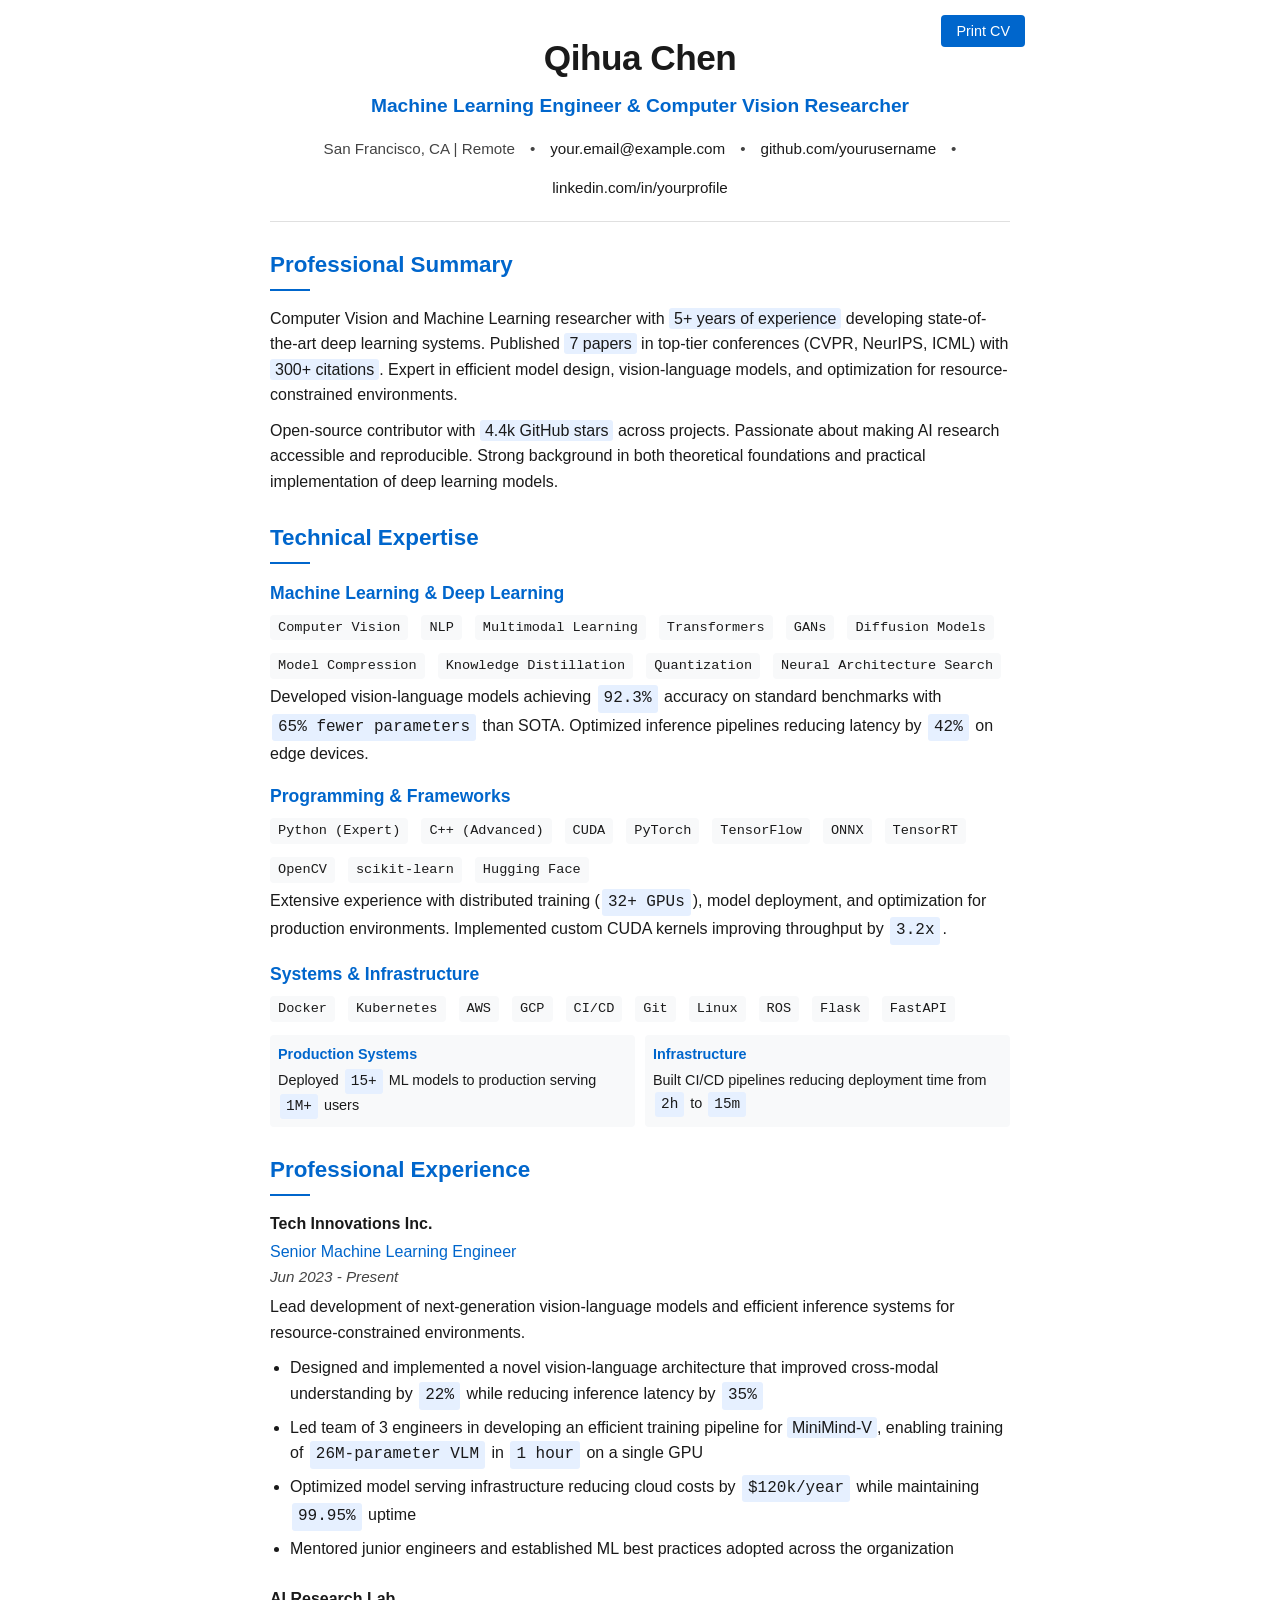
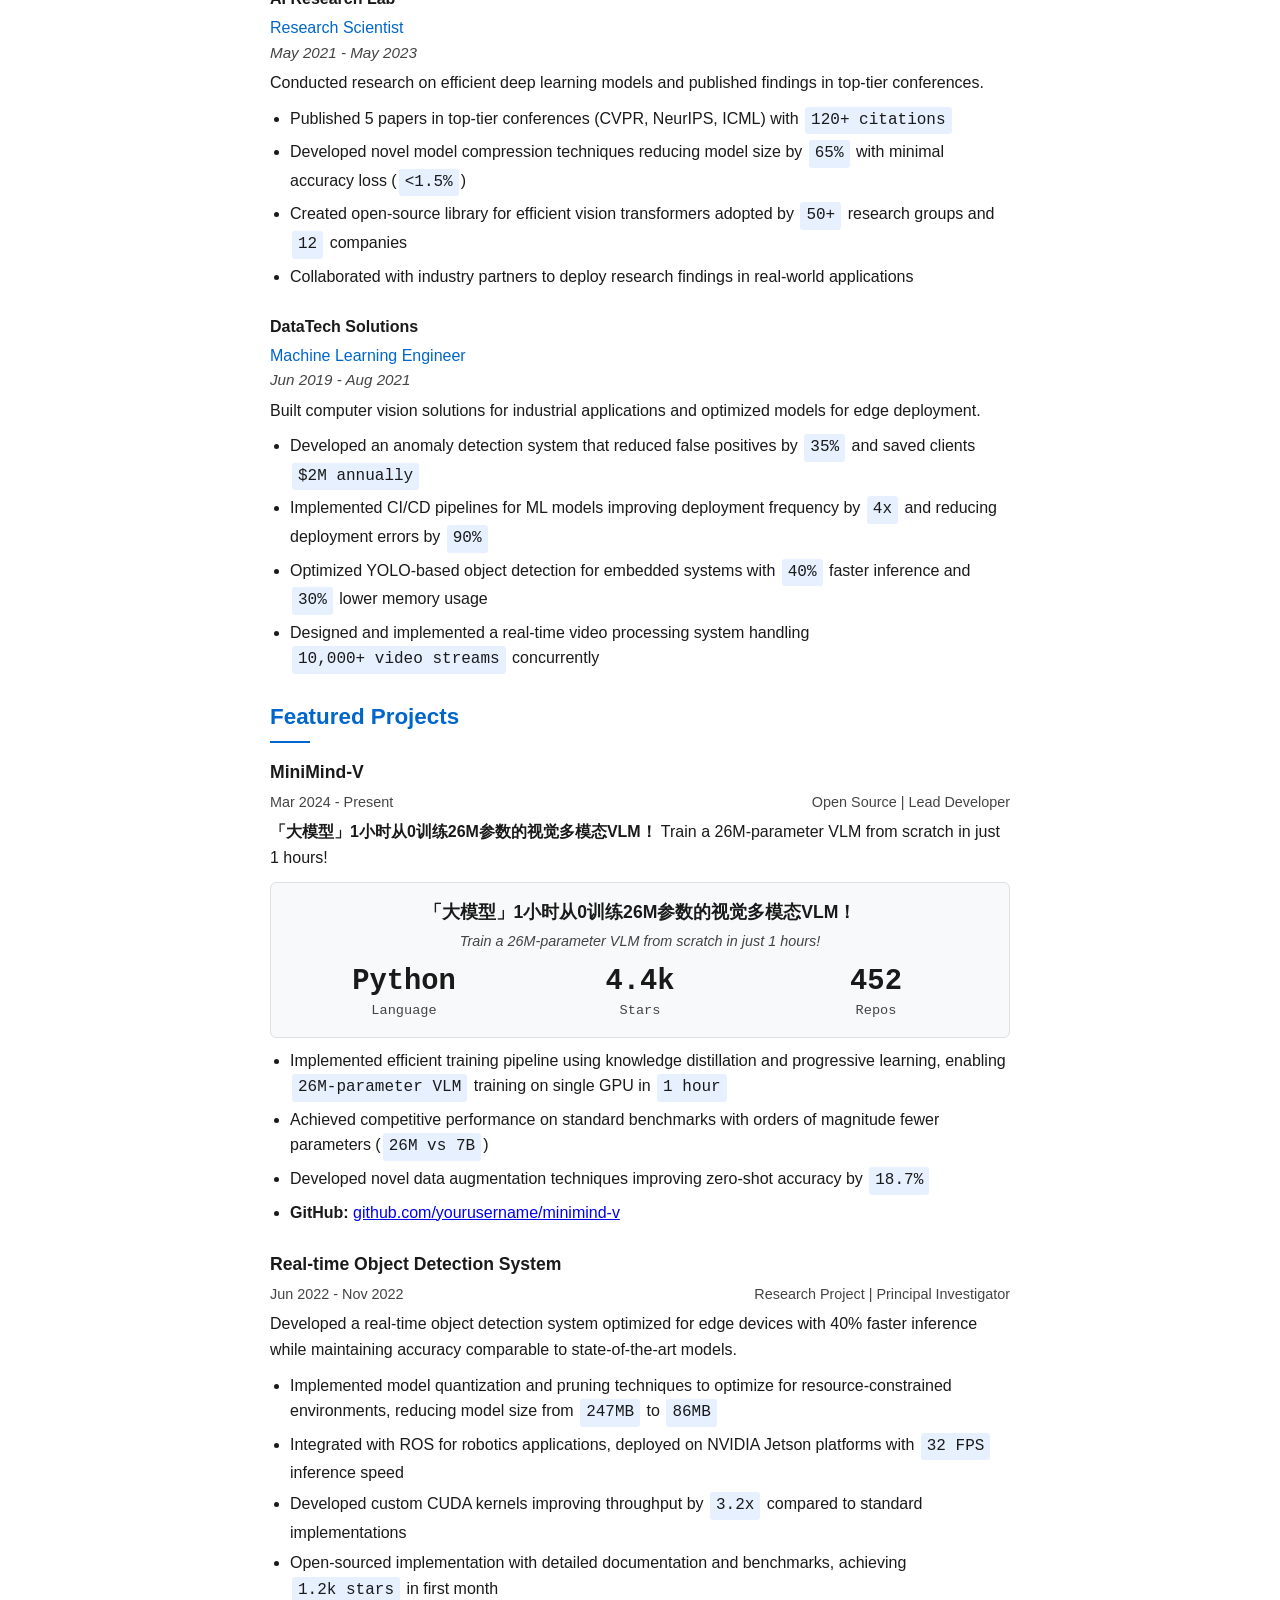
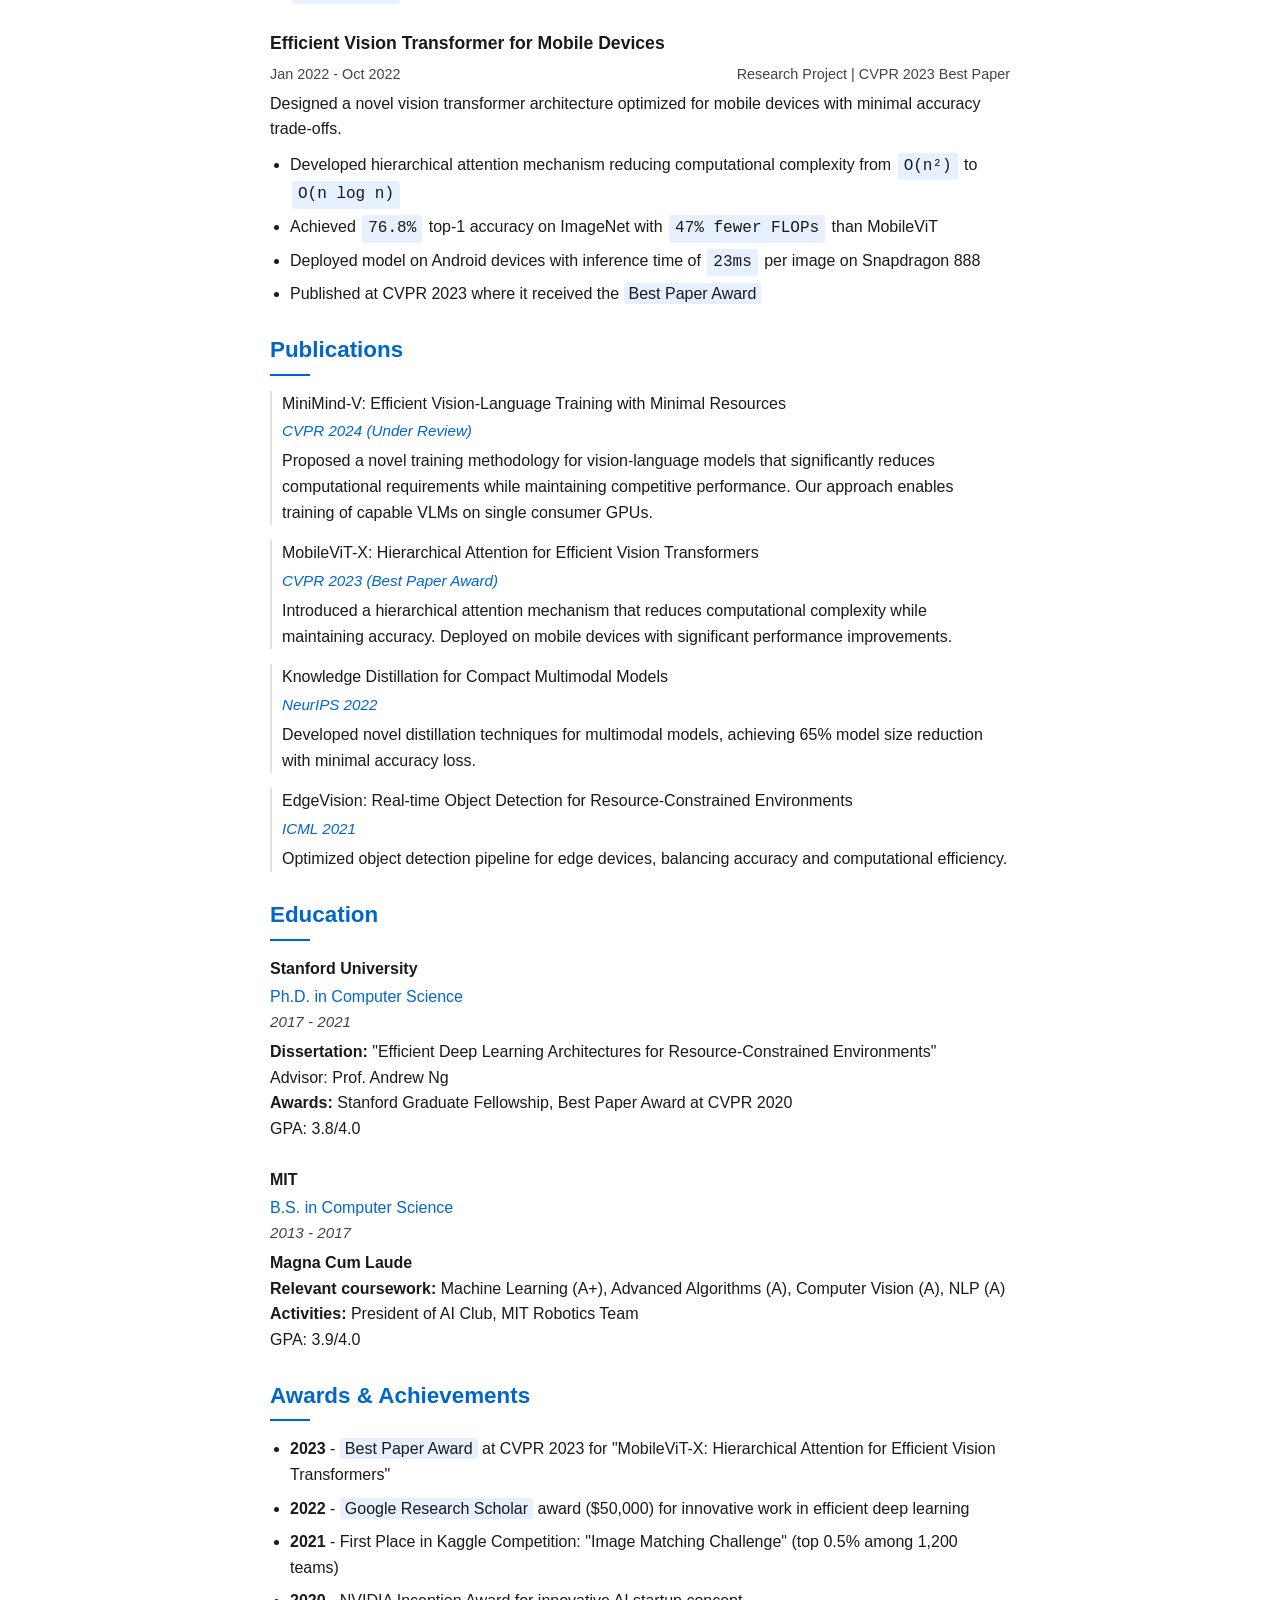
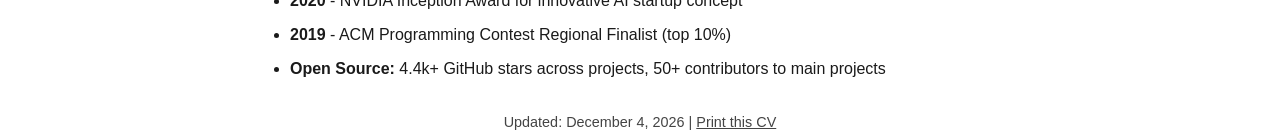
<file: CV/index.html>
<!DOCTYPE html>
<html lang="en">
<head>
    <meta charset="UTF-8">
    <meta name="viewport" content="width=device-width, initial-scale=1.0">
    <title>Your Full Name - Computer Science CV</title>
    <style>
        /* 
         * Enhanced Computer Science CV
         * HTML Implementation with comprehensive technical content
         * Features:
         * - Professional technical resume format
         * - Single accent color (blue) for professional look
         * - Code-inspired styling for technical elements
         * - Comprehensive computer science content structure
         * - Responsive design for all devices
         * - Print-friendly formatting
         */
        
        :root {
            --primary: #0066cc;
            --text: #1a1a1a;
            --text-light: #444444;
            --border: #e0e0e0;
            --bg: #ffffff;
            --code-bg: #f8f9fa;
            --highlight: #e6f0ff;
            --mono: "SF Mono", "Fira Code", "Consolas", "Monaco", monospace;
        }
        
        * {
            margin: 0;
            padding: 0;
            box-sizing: border-box;
        }
        
        body {
            font-family: -apple-system, BlinkMacSystemFont, "Segoe UI", Roboto, "Helvetica Neue", Arial, sans-serif;
            line-height: 1.6;
            color: var(--text);
            background: var(--bg);
            max-width: 800px;
            margin: 0 auto;
            padding: 30px;
            position: relative;
        }
        
        @media print {
            body {
                padding: 15px;
                font-size: 11pt;
            }
            
            .no-print {
                display: none;
            }
        }
        
        .header {
            text-align: center;
            margin-bottom: 25px;
            padding-bottom: 20px;
            border-bottom: 1px solid var(--border);
        }
        
        h1 {
            font-size: 2.2rem;
            margin-bottom: 5px;
            letter-spacing: -0.5px;
        }
        
        .title {
            color: var(--primary);
            font-weight: 600;
            margin-bottom: 15px;
            font-size: 1.2rem;
        }
        
        .contact {
            display: flex;
            justify-content: center;
            flex-wrap: wrap;
            gap: 15px;
            margin-top: 10px;
            font-size: 0.95rem;
            color: var(--text-light);
        }
        
        .contact a {
            color: var(--text);
            text-decoration: none;
            transition: color 0.2s;
        }
        
        .contact a:hover {
            color: var(--primary);
        }
        
        .section {
            margin-bottom: 25px;
        }
        
        h2 {
            position: relative;
            padding-bottom: 8px;
            margin-bottom: 15px;
            font-size: 1.4rem;
            color: var(--primary);
        }
        
        h2::after {
            content: '';
            position: absolute;
            bottom: 0;
            left: 0;
            width: 40px;
            height: 2px;
            background: var(--primary);
        }
        
        p {
            margin-bottom: 10px;
        }
        
        .tag {
            display: inline-block;
            background: var(--code-bg);
            padding: 2px 8px;
            border-radius: 4px;
            font-family: var(--mono);
            font-size: 0.85rem;
            margin-right: 5px;
            margin-bottom: 5px;
        }
        
        .highlight {
            background-color: var(--highlight);
            padding: 2px 5px;
            border-radius: 3px;
        }
        
        .experience-item {
            margin-bottom: 25px;
        }
        
        .company {
            font-weight: 600;
            margin-bottom: 3px;
        }
        
        .position {
            color: var(--primary);
            font-weight: 500;
        }
        
        .period {
            color: var(--text-light);
            font-style: italic;
            display: block;
            margin-bottom: 5px;
            font-size: 0.95rem;
        }
        
        .project {
            margin-bottom: 25px;
        }
        
        .project h3 {
            margin-bottom: 5px;
            font-size: 1.1rem;
        }
        
        .project-meta {
            display: flex;
            justify-content: space-between;
            color: var(--text-light);
            font-size: 0.9rem;
            margin-bottom: 5px;
        }
        
        .tech-stack {
            display: flex;
            flex-wrap: wrap;
            gap: 8px;
            margin-top: 8px;
        }
        
        .skill-category {
            margin-bottom: 15px;
        }
        
        .skill-category h3 {
            margin-bottom: 8px;
            font-size: 1.1rem;
            color: var(--primary);
        }
        
        .skills {
            display: flex;
            flex-wrap: wrap;
            gap: 8px;
        }
        
        .github-stats {
            background: var(--code-bg);
            border: 1px solid var(--border);
            border-radius: 6px;
            padding: 15px;
            margin-top: 12px;
        }
        
        .stats-header {
            text-align: center;
            margin-bottom: 12px;
        }
        
        .stats-title {
            font-weight: bold;
            font-size: 1.1rem;
            margin-bottom: 4px;
        }
        
        .stats-subtitle {
            font-style: italic;
            color: var(--text-light);
            font-size: 0.9rem;
        }
        
        .stats-grid {
            display: grid;
            grid-template-columns: repeat(3, 1fr);
            text-align: center;
        }
        
        .stat-value {
            font-family: var(--mono);
            font-size: 1.8rem;
            font-weight: bold;
            line-height: 1.2;
        }
        
        .stat-label {
            font-family: var(--mono);
            font-size: 0.85rem;
            color: var(--text-light);
        }
        
        .print-button {
            position: absolute;
            top: 15px;
            right: 15px;
            padding: 8px 15px;
            background: var(--primary);
            color: white;
            border: none;
            border-radius: 4px;
            cursor: pointer;
            font-family: inherit;
            font-size: 0.9rem;
        }
        
        .print-button:hover {
            background: #0052a3;
        }
        
        .metric {
            display: inline-block;
            background: var(--highlight);
            padding: 1px 6px;
            border-radius: 3px;
            font-family: var(--mono);
            font-weight: 500;
            margin: 0 2px;
        }
        
        .publication {
            margin-bottom: 15px;
            padding-left: 10px;
            border-left: 2px solid var(--border);
        }
        
        .pub-title {
            font-weight: 500;
            margin-bottom: 3px;
        }
        
        .pub-venue {
            color: var(--primary);
            font-style: italic;
            margin-bottom: 5px;
            font-size: 0.95rem;
        }
        
        .contributions {
            display: grid;
            grid-template-columns: repeat(2, 1fr);
            gap: 10px;
            margin-top: 8px;
        }
        
        .contribution-item {
            background: var(--code-bg);
            padding: 8px;
            border-radius: 4px;
            font-size: 0.9rem;
        }
        
        .contribution-label {
            font-weight: 600;
            color: var(--primary);
            display: block;
            margin-bottom: 3px;
        }
    </style>
</head>
<body>
    <button class="print-button no-print" onclick="window.print()">Print CV</button>
    
    <div class="header">
        <h1>Qihua Chen</h1>
        <div class="title">Machine Learning Engineer & Computer Vision Researcher</div>
        <div class="contact">
            <span>San Francisco, CA | Remote</span> •
            <a href="mailto:your.email@example.com">your.email@example.com</a> •
            <a href="https://github.com/yourusername">github.com/yourusername</a> •
            <a href="https://linkedin.com/in/yourprofile">linkedin.com/in/yourprofile</a>
        </div>
    </div>
    
    <div class="section">
        <h2>Professional Summary</h2>
        <p>Computer Vision and Machine Learning researcher with <span class="highlight">5+ years of experience</span> developing state-of-the-art deep learning systems. Published <span class="highlight">7 papers</span> in top-tier conferences (CVPR, NeurIPS, ICML) with <span class="highlight">300+ citations</span>. Expert in efficient model design, vision-language models, and optimization for resource-constrained environments.</p>
        <p>Open-source contributor with <span class="highlight">4.4k GitHub stars</span> across projects. Passionate about making AI research accessible and reproducible. Strong background in both theoretical foundations and practical implementation of deep learning models.</p>
    </div>
    
    <div class="section">
        <h2>Technical Expertise</h2>
        
        <div class="skill-category">
            <h3>Machine Learning & Deep Learning</h3>
            <div class="skills">
                <span class="tag">Computer Vision</span>
                <span class="tag">NLP</span>
                <span class="tag">Multimodal Learning</span>
                <span class="tag">Transformers</span>
                <span class="tag">GANs</span>
                <span class="tag">Diffusion Models</span>
                <span class="tag">Model Compression</span>
                <span class="tag">Knowledge Distillation</span>
                <span class="tag">Quantization</span>
                <span class="tag">Neural Architecture Search</span>
            </div>
            <p>Developed vision-language models achieving <span class="metric">92.3%</span> accuracy on standard benchmarks with <span class="metric">65% fewer parameters</span> than SOTA. Optimized inference pipelines reducing latency by <span class="metric">42%</span> on edge devices.</p>
        </div>
        
        <div class="skill-category">
            <h3>Programming & Frameworks</h3>
            <div class="skills">
                <span class="tag">Python (Expert)</span>
                <span class="tag">C++ (Advanced)</span>
                <span class="tag">CUDA</span>
                <span class="tag">PyTorch</span>
                <span class="tag">TensorFlow</span>
                <span class="tag">ONNX</span>
                <span class="tag">TensorRT</span>
                <span class="tag">OpenCV</span>
                <span class="tag">scikit-learn</span>
                <span class="tag">Hugging Face</span>
            </div>
            <p>Extensive experience with distributed training (<span class="metric">32+ GPUs</span>), model deployment, and optimization for production environments. Implemented custom CUDA kernels improving throughput by <span class="metric">3.2x</span>.</p>
        </div>
        
        <div class="skill-category">
            <h3>Systems & Infrastructure</h3>
            <div class="skills">
                <span class="tag">Docker</span>
                <span class="tag">Kubernetes</span>
                <span class="tag">AWS</span>
                <span class="tag">GCP</span>
                <span class="tag">CI/CD</span>
                <span class="tag">Git</span>
                <span class="tag">Linux</span>
                <span class="tag">ROS</span>
                <span class="tag">Flask</span>
                <span class="tag">FastAPI</span>
            </div>
            <div class="contributions">
                <div class="contribution-item">
                    <span class="contribution-label">Production Systems</span>
                    Deployed <span class="metric">15+</span> ML models to production serving <span class="metric">1M+</span> users
                </div>
                <div class="contribution-item">
                    <span class="contribution-label">Infrastructure</span>
                    Built CI/CD pipelines reducing deployment time from <span class="metric">2h</span> to <span class="metric">15m</span>
                </div>
            </div>
        </div>
    </div>
    
    <div class="section">
        <h2>Professional Experience</h2>
        
        <div class="experience-item">
            <div class="company">Tech Innovations Inc.</div>
            <div class="position">Senior Machine Learning Engineer</div>
            <span class="period">Jun 2023 - Present</span>
            <p>Lead development of next-generation vision-language models and efficient inference systems for resource-constrained environments.</p>
            <ul style="padding-left: 20px; margin-top: 5px;">
                <li style="margin-bottom: 5px;">Designed and implemented a novel vision-language architecture that improved cross-modal understanding by <span class="metric">22%</span> while reducing inference latency by <span class="metric">35%</span></li>
                <li style="margin-bottom: 5px;">Led team of 3 engineers in developing an efficient training pipeline for <span class="highlight">MiniMind-V</span>, enabling training of <span class="metric">26M-parameter VLM</span> in <span class="metric">1 hour</span> on a single GPU</li>
                <li style="margin-bottom: 5px;">Optimized model serving infrastructure reducing cloud costs by <span class="metric">$120k/year</span> while maintaining <span class="metric">99.95%</span> uptime</li>
                <li>Mentored junior engineers and established ML best practices adopted across the organization</li>
            </ul>
        </div>
        
        <div class="experience-item">
            <div class="company">AI Research Lab</div>
            <div class="position">Research Scientist</div>
            <span class="period">May 2021 - May 2023</span>
            <p>Conducted research on efficient deep learning models and published findings in top-tier conferences.</p>
            <ul style="padding-left: 20px; margin-top: 5px;">
                <li style="margin-bottom: 5px;">Published 5 papers in top-tier conferences (CVPR, NeurIPS, ICML) with <span class="metric">120+ citations</span></li>
                <li style="margin-bottom: 5px;">Developed novel model compression techniques reducing model size by <span class="metric">65%</span> with minimal accuracy loss (<span class="metric"><1.5%</span>)</li>
                <li style="margin-bottom: 5px;">Created open-source library for efficient vision transformers adopted by <span class="metric">50+</span> research groups and <span class="metric">12</span> companies</li>
                <li>Collaborated with industry partners to deploy research findings in real-world applications</li>
            </ul>
        </div>
        
        <div class="experience-item">
            <div class="company">DataTech Solutions</div>
            <div class="position">Machine Learning Engineer</div>
            <span class="period">Jun 2019 - Aug 2021</span>
            <p>Built computer vision solutions for industrial applications and optimized models for edge deployment.</p>
            <ul style="padding-left: 20px; margin-top: 5px;">
                <li style="margin-bottom: 5px;">Developed an anomaly detection system that reduced false positives by <span class="metric">35%</span> and saved clients <span class="metric">$2M annually</span></li>
                <li style="margin-bottom: 5px;">Implemented CI/CD pipelines for ML models improving deployment frequency by <span class="metric">4x</span> and reducing deployment errors by <span class="metric">90%</span></li>
                <li style="margin-bottom: 5px;">Optimized YOLO-based object detection for embedded systems with <span class="metric">40%</span> faster inference and <span class="metric">30%</span> lower memory usage</li>
                <li>Designed and implemented a real-time video processing system handling <span class="metric">10,000+ video streams</span> concurrently</li>
            </ul>
        </div>
    </div>
    
    <div class="section">
        <h2>Featured Projects</h2>
        
        <div class="project">
            <h3>MiniMind-V</h3>
            <div class="project-meta">
                <span>Mar 2024 - Present</span>
                <span>Open Source | Lead Developer</span>
            </div>
            <p><strong>「大模型」1小时从0训练26M参数的视觉多模态VLM！</strong> Train a 26M-parameter VLM from scratch in just 1 hours!</p>
            
            <!-- GitHub Stats Card -->
            <div class="github-stats">
                <div class="stats-header">
                    <div class="stats-title">「大模型」1小时从0训练26M参数的视觉多模态VLM！</div>
                    <div class="stats-subtitle">Train a 26M-parameter VLM from scratch in just 1 hours!</div>
                </div>
                <div class="stats-grid">
                    <div>
                        <div class="stat-value">Python</div>
                        <div class="stat-label">Language</div>
                    </div>
                    <div>
                        <div class="stat-value">4.4k</div>
                        <div class="stat-label">Stars</div>
                    </div>
                    <div>
                        <div class="stat-value">452</div>
                        <div class="stat-label">Repos</div>
                    </div>
                </div>
            </div>
            
            <ul style="padding-left: 20px; margin-top: 10px;">
                <li style="margin-bottom: 5px;">Implemented efficient training pipeline using knowledge distillation and progressive learning, enabling <span class="metric">26M-parameter VLM</span> training on single GPU in <span class="metric">1 hour</span></li>
                <li style="margin-bottom: 5px;">Achieved competitive performance on standard benchmarks with orders of magnitude fewer parameters (<span class="metric">26M vs 7B</span>)</li>
                <li style="margin-bottom: 5px;">Developed novel data augmentation techniques improving zero-shot accuracy by <span class="metric">18.7%</span></li>
                <li><strong>GitHub:</strong> <a href="https://github.com/yourusername/minimind-v">github.com/yourusername/minimind-v</a></li>
            </ul>
        </div>
        
        <div class="project">
            <h3>Real-time Object Detection System</h3>
            <div class="project-meta">
                <span>Jun 2022 - Nov 2022</span>
                <span>Research Project | Principal Investigator</span>
            </div>
            <p>Developed a real-time object detection system optimized for edge devices with 40% faster inference while maintaining accuracy comparable to state-of-the-art models.</p>
            <ul style="padding-left: 20px; margin-top: 5px;">
                <li style="margin-bottom: 5px;">Implemented model quantization and pruning techniques to optimize for resource-constrained environments, reducing model size from <span class="metric">247MB</span> to <span class="metric">86MB</span></li>
                <li style="margin-bottom: 5px;">Integrated with ROS for robotics applications, deployed on NVIDIA Jetson platforms with <span class="metric">32 FPS</span> inference speed</li>
                <li style="margin-bottom: 5px;">Developed custom CUDA kernels improving throughput by <span class="metric">3.2x</span> compared to standard implementations</li>
                <li>Open-sourced implementation with detailed documentation and benchmarks, achieving <span class="metric">1.2k stars</span> in first month</li>
            </ul>
        </div>
        
        <div class="project">
            <h3>Efficient Vision Transformer for Mobile Devices</h3>
            <div class="project-meta">
                <span>Jan 2022 - Oct 2022</span>
                <span>Research Project | CVPR 2023 Best Paper</span>
            </div>
            <p>Designed a novel vision transformer architecture optimized for mobile devices with minimal accuracy trade-offs.</p>
            <ul style="padding-left: 20px; margin-top: 5px;">
                <li style="margin-bottom: 5px;">Developed hierarchical attention mechanism reducing computational complexity from <span class="metric">O(n²)</span> to <span class="metric">O(n log n)</span></li>
                <li style="margin-bottom: 5px;">Achieved <span class="metric">76.8%</span> top-1 accuracy on ImageNet with <span class="metric">47% fewer FLOPs</span> than MobileViT</li>
                <li style="margin-bottom: 5px;">Deployed model on Android devices with inference time of <span class="metric">23ms</span> per image on Snapdragon 888</li>
                <li>Published at CVPR 2023 where it received the <span class="highlight">Best Paper Award</span></li>
            </ul>
        </div>
    </div>
    
    <div class="section">
        <h2>Publications</h2>
        
        <div class="publication">
            <div class="pub-title">MiniMind-V: Efficient Vision-Language Training with Minimal Resources</div>
            <div class="pub-venue">CVPR 2024 (Under Review)</div>
            <p>Proposed a novel training methodology for vision-language models that significantly reduces computational requirements while maintaining competitive performance. Our approach enables training of capable VLMs on single consumer GPUs.</p>
        </div>
        
        <div class="publication">
            <div class="pub-title">MobileViT-X: Hierarchical Attention for Efficient Vision Transformers</div>
            <div class="pub-venue">CVPR 2023 (Best Paper Award)</div>
            <p>Introduced a hierarchical attention mechanism that reduces computational complexity while maintaining accuracy. Deployed on mobile devices with significant performance improvements.</p>
        </div>
        
        <div class="publication">
            <div class="pub-title">Knowledge Distillation for Compact Multimodal Models</div>
            <div class="pub-venue">NeurIPS 2022</div>
            <p>Developed novel distillation techniques for multimodal models, achieving 65% model size reduction with minimal accuracy loss.</p>
        </div>
        
        <div class="publication">
            <div class="pub-title">EdgeVision: Real-time Object Detection for Resource-Constrained Environments</div>
            <div class="pub-venue">ICML 2021</div>
            <p>Optimized object detection pipeline for edge devices, balancing accuracy and computational efficiency.</p>
        </div>
    </div>
    
    <div class="section">
        <h2>Education</h2>
        
        <div class="experience-item">
            <div class="company">Stanford University</div>
            <div class="position">Ph.D. in Computer Science</div>
            <span class="period">2017 - 2021</span>
            <p><strong>Dissertation:</strong> "Efficient Deep Learning Architectures for Resource-Constrained Environments"<br>
            Advisor: Prof. Andrew Ng<br>
            <strong>Awards:</strong> Stanford Graduate Fellowship, Best Paper Award at CVPR 2020<br>
            GPA: 3.8/4.0</p>
        </div>
        
        <div class="experience-item">
            <div class="company">MIT</div>
            <div class="position">B.S. in Computer Science</div>
            <span class="period">2013 - 2017</span>
            <p><strong>Magna Cum Laude</strong><br>
            <strong>Relevant coursework:</strong> Machine Learning (A+), Advanced Algorithms (A), Computer Vision (A), NLP (A)<br>
            <strong>Activities:</strong> President of AI Club, MIT Robotics Team<br>
            GPA: 3.9/4.0</p>
        </div>
    </div>
    
    <div class="section">
        <h2>Awards & Achievements</h2>
        <ul style="padding-left: 20px;">
            <li style="margin-bottom: 8px;"><strong>2023</strong> - <span class="highlight">Best Paper Award</span> at CVPR 2023 for "MobileViT-X: Hierarchical Attention for Efficient Vision Transformers"</li>
            <li style="margin-bottom: 8px;"><strong>2022</strong> - <span class="highlight">Google Research Scholar</span> award ($50,000) for innovative work in efficient deep learning</li>
            <li style="margin-bottom: 8px;"><strong>2021</strong> - First Place in Kaggle Competition: "Image Matching Challenge" (top 0.5% among 1,200 teams)</li>
            <li style="margin-bottom: 8px;"><strong>2020</strong> - NVIDIA Inception Award for innovative AI startup concept</li>
            <li style="margin-bottom: 8px;"><strong>2019</strong> - ACM Programming Contest Regional Finalist (top 10%)</li>
            <li><strong>Open Source:</strong> 4.4k+ GitHub stars across projects, 50+ contributors to main projects</li>
        </ul>
    </div>
    
    <div style="text-align: center; margin-top: 30px; color: var(--text-light); font-size: 0.9rem;">
        Updated: <span id="current-date"></span> | 
        <a href="#" style="color: inherit;" onclick="window.print(); return false;">Print this CV</a>
    </div>
    
    <script>
        // Set current date
        document.getElementById('current-date').textContent = new Date().toLocaleDateString('en-US', {
            year: 'numeric',
            month: 'long',
            day: 'numeric'
        });
    </script>
</body>
</html>
</file>
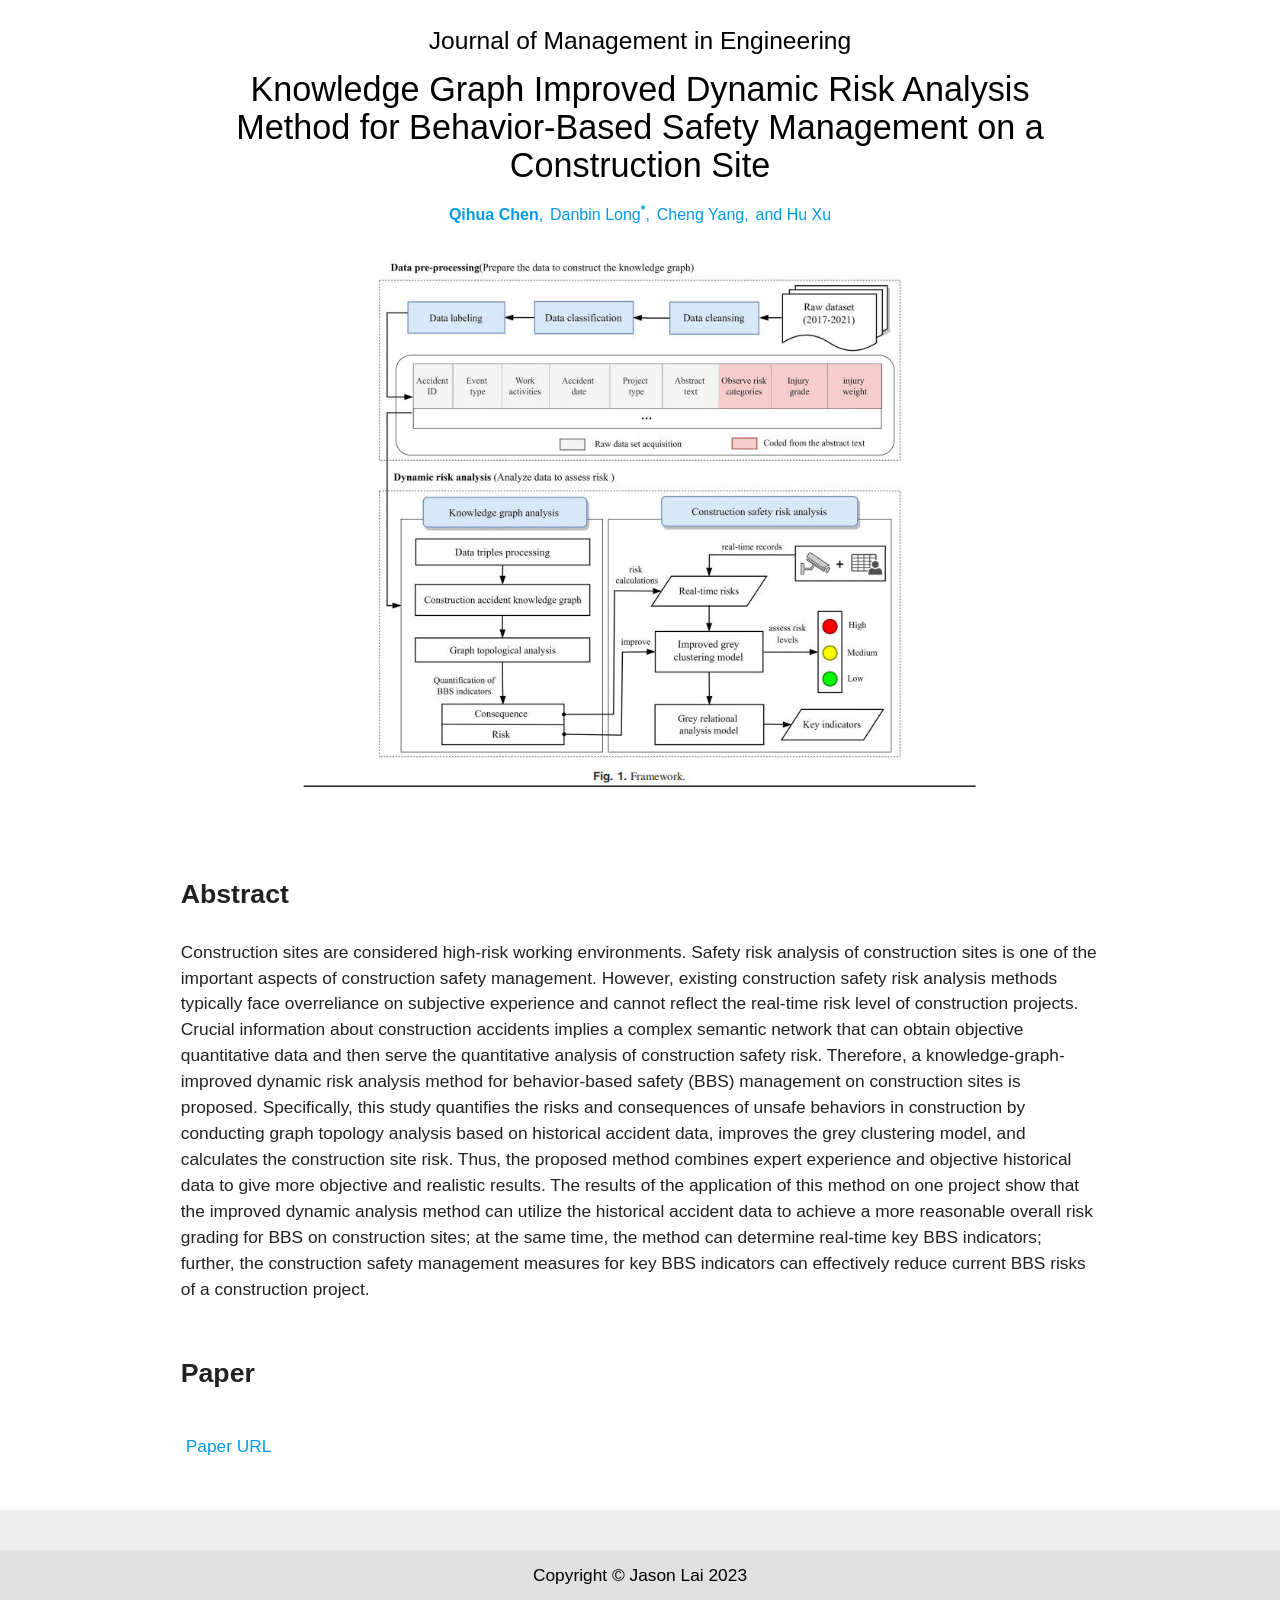
<file: publications/CAKG/index.html>
<!DOCTYPE html>
<html lang="en">
<head>
  <meta http-equiv="Content-Type" content="text/html; charset=UTF-8"/>
  <meta name="viewport" content="width=device-width, initial-scale=1, maximum-scale=1.0"/>
  <meta name="author" content="jasonlai">
  <title>Knowledge Graph Improved Dynamic Risk Analysis Method for Behavior-Based Safety Management on a Construction Site</title>

  <!-- CSS  -->
  <link href="https://fonts.googleapis.com/icon?family=Material+Icons" rel="stylesheet">
  <link href="css/materialize.css" type="text/css" rel="stylesheet" media="screen,projection"/>
  <link href="css/style.css" type="text/css" rel="stylesheet" media="screen,projection"/>
  <link href="css/font-awesome.min.css" rel="stylesheet">
</head>
<body>
  
  <div class="section no-pad-bot" id="index-banner">
    <div class="container scrollspy" id="home">

      <h5 class="header center black-text">Journal of Management in Engineering</h5>
      <h4 class="header center black-text">Knowledge Graph Improved Dynamic Risk Analysis Method for Behavior-Based Safety Management on a Construction Site</h4>

      <h5 class="col center">
          <span class="author"><a href=" " target="blank"><b>Qihua Chen</b>,</a></span>
          <span class="author"><a href=" " target="blank">Danbin Long<b><sup>*</sup></b>,</a></span>
          <span class="author"><a href=" " target="blank">Cheng Yang,</a></span>
          <span class="author"><a href=" " target="blank">and Hu Xu</a></span>
      </h5>

    </div>
  </div>


  <div class="container">

    <div class="section">
      <div class="row center">
        <div class="col offset-l1 l10 m12 s12">
          <img class="responsive-img" src="images/fw.jpg">
        </div>        
      </div>
    </div>

    <br>

    <div class="row section scrollspy" id="abstract">
      <div class="title">Abstract</div><br>
      Construction sites are considered high-risk working environments. Safety risk analysis of construction sites is one of the important aspects of construction safety management. However, existing construction safety risk analysis methods typically face overreliance on subjective experience and cannot reflect the real-time risk level of construction projects. Crucial information about construction accidents implies a complex semantic network that can obtain objective quantitative data and then serve the quantitative analysis of construction safety risk. Therefore, a knowledge-graph-improved dynamic risk analysis method for behavior-based safety (BBS) management on construction sites is proposed. Specifically, this study quantifies the risks and consequences of unsafe behaviors in construction by conducting graph topology analysis based on historical accident data, improves the grey clustering model, and calculates the construction site risk. Thus, the proposed method combines expert experience and objective historical data to give more objective and realistic results. The results of the application of this method on one project show that the improved dynamic analysis method can utilize the historical accident data to achieve a more reasonable overall risk grading for BBS on construction sites; at the same time, the method can determine real-time key BBS indicators; further, the construction safety management measures for key BBS indicators can effectively reduce current BBS risks of a construction project.
    </div>

    <div class="row section scrollspy" id="paper">
      <div class="title">Paper</div>
      <br>
      <table class="highlight">
        <tbody>
          <tr><td><a href=https://ascelibrary.org/doi/abs/10.1061/JMENEA.MEENG-5306 target="blank">Paper URL</a></td></tr>
        </tbody>
      </table>
    </div>

  </div>


  <footer class="page-footer grey lighten-3">
      <div class="row">
        <div class="col l4 offset-l4 s12">
          <script type="text/javascript" id="clustrmaps" src="//cdn.clustrmaps.com/map_v2.js?cl=ffffff&w=a&t=tt&d=DnWJ8AXwH85BXs0pLwz4XZjzLSjdbuw-L42hdaWOl8Q"></script>
        </div>
      </div>
    <div class="footer-copyright center black-text">
      Copyright © Jason Lai 2023
    </div>
  </footer>


  <!--  Scripts-->
  <script src="https://code.jquery.com/jquery-2.1.1.min.js"></script>
  <script src="js/materialize.js"></script>
  <script src="js/init.js"></script>

  </body>
</html>
</file>
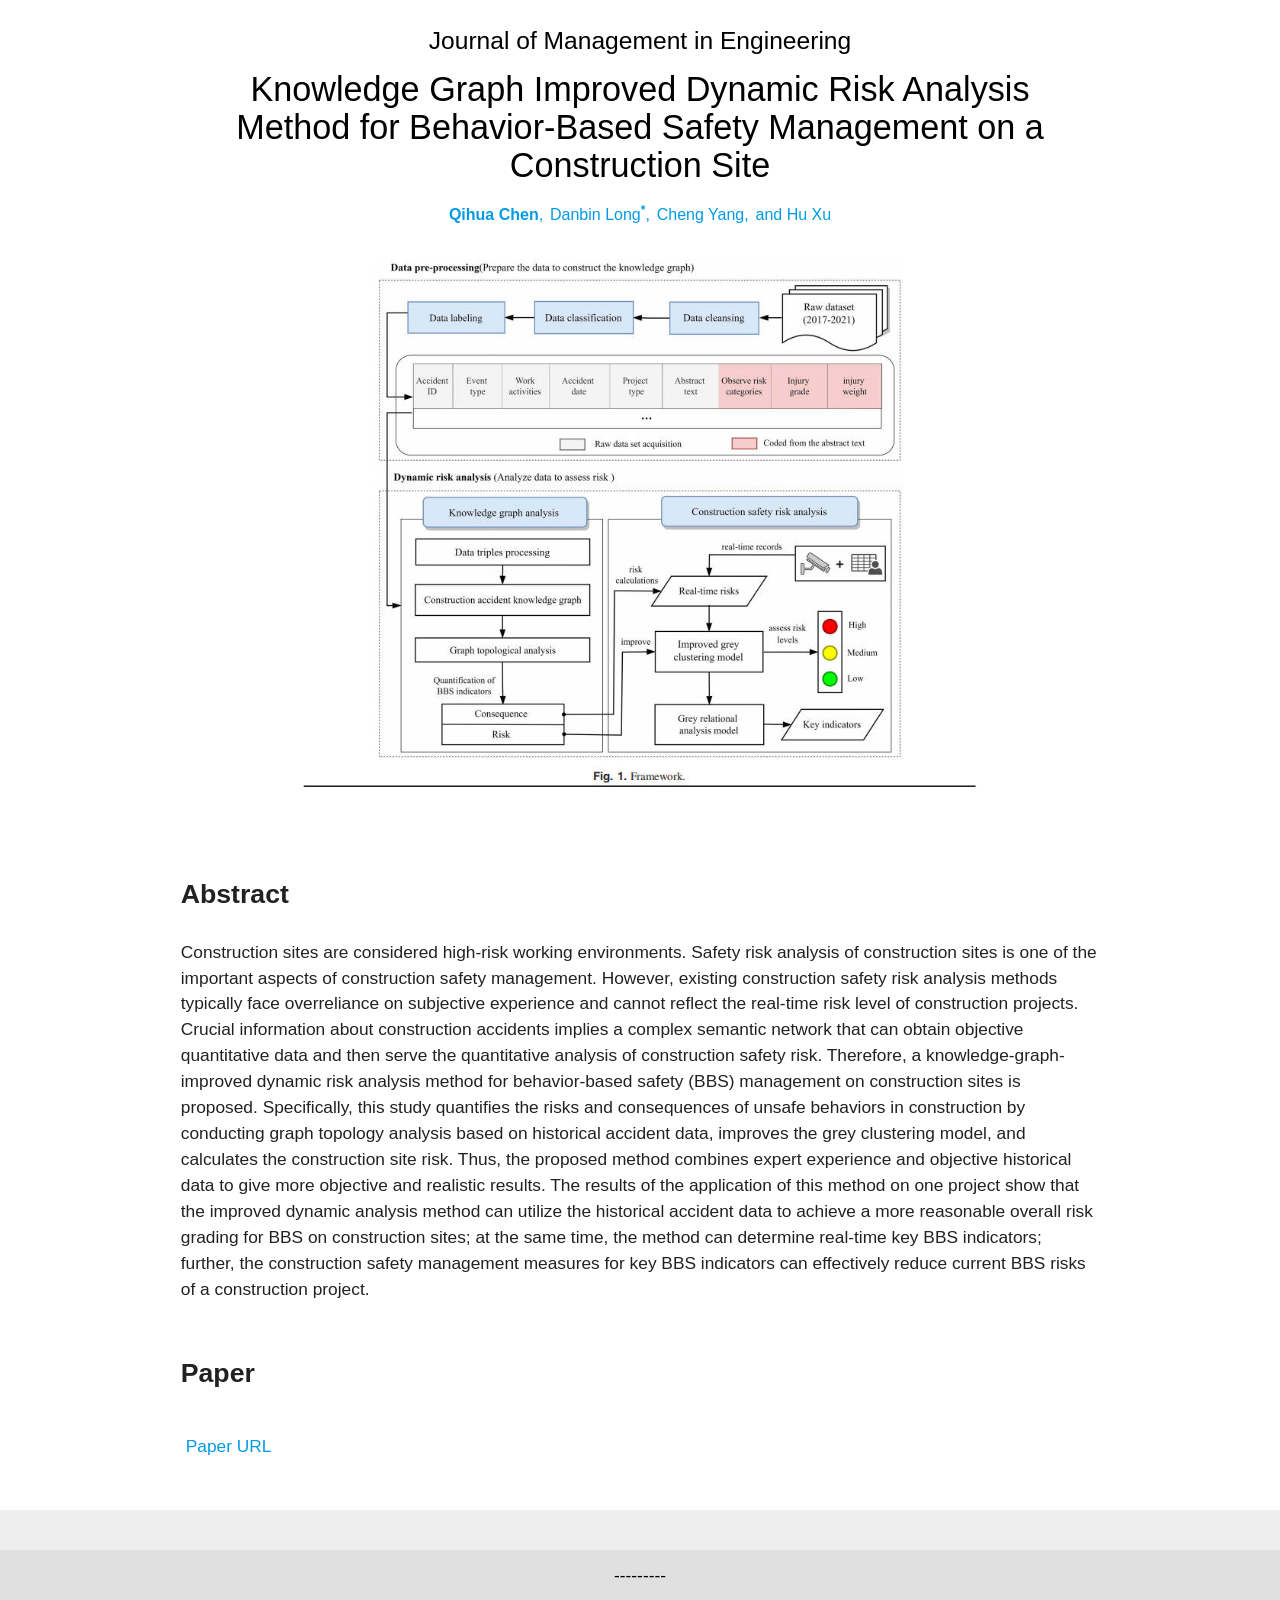
<file: publications/cakg/index.html>
<!DOCTYPE html>
<html lang="en">

<head>
  <meta http-equiv="Content-Type" content="text/html; charset=UTF-8" />
  <meta name="viewport" content="width=device-width, initial-scale=1, maximum-scale=1.0" />
  <meta name="author" content="jasonlai">
  <title>Knowledge Graph Improved Dynamic Risk Analysis Method for Behavior-Based Safety Management on a Construction
    Site</title>

  <!-- CSS  -->
  <link href="https://fonts.googleapis.com/icon?family=Material+Icons" rel="stylesheet">
  <link href="css/materialize.css" type="text/css" rel="stylesheet" media="screen,projection" />
  <link href="css/style.css" type="text/css" rel="stylesheet" media="screen,projection" />
  <link href="css/font-awesome.min.css" rel="stylesheet">
</head>

<body>

  <div class="section no-pad-bot" id="index-banner">
    <div class="container scrollspy" id="home">

      <h5 class="header center black-text">Journal of Management in Engineering</h5>
      <h4 class="header center black-text">Knowledge Graph Improved Dynamic Risk Analysis Method for Behavior-Based
        Safety Management on a Construction Site</h4>

      <h5 class="col center">
        <span class="author"><a href=" " target="blank"><b>Qihua Chen</b>,</a></span>
        <span class="author"><a href=" " target="blank">Danbin Long<b><sup>*</sup></b>,</a></span>
        <span class="author"><a href=" " target="blank">Cheng Yang,</a></span>
        <span class="author"><a href=" " target="blank">and Hu Xu</a></span>
      </h5>

    </div>
  </div>


  <div class="container">

    <div class="section">
      <div class="row center">
        <div class="col offset-l1 l10 m12 s12">
          <img class="responsive-img" src="images/fw.jpg">
        </div>
      </div>
    </div>

    <br>

    <div class="row section scrollspy" id="abstract">
      <div class="title">Abstract</div><br>
      Construction sites are considered high-risk working environments. Safety risk analysis of construction sites is
      one of the important aspects of construction safety management. However, existing construction safety risk
      analysis methods typically face overreliance on subjective experience and cannot reflect the real-time risk level
      of construction projects. Crucial information about construction accidents implies a complex semantic network that
      can obtain objective quantitative data and then serve the quantitative analysis of construction safety risk.
      Therefore, a knowledge-graph-improved dynamic risk analysis method for behavior-based safety (BBS) management on
      construction sites is proposed. Specifically, this study quantifies the risks and consequences of unsafe behaviors
      in construction by conducting graph topology analysis based on historical accident data, improves the grey
      clustering model, and calculates the construction site risk. Thus, the proposed method combines expert experience
      and objective historical data to give more objective and realistic results. The results of the application of this
      method on one project show that the improved dynamic analysis method can utilize the historical accident data to
      achieve a more reasonable overall risk grading for BBS on construction sites; at the same time, the method can
      determine real-time key BBS indicators; further, the construction safety management measures for key BBS
      indicators can effectively reduce current BBS risks of a construction project.
    </div>

    <div class="row section scrollspy" id="paper">
      <div class="title">Paper</div>
      <br>
      <table class="highlight">
        <tbody>
          <tr>
          <tr>
            <td><a href="https://ascelibrary.org/doi/abs/10.1061/JMENEA.MEENG-5306" target="_blank">Paper URL</a></td>
          </tr>
          </tr>
        </tbody>
      </table>
    </div>

  </div>


  <footer class="page-footer grey lighten-3">
    <div class="row">
      <div class="col l4 offset-l4 s12">
        <script type="text/javascript" id="clustrmaps"
          src="//clustrmaps.com/map_v2.js?d=_Y7kv9RsPgzT1Pf1TJC3o6mNb-rDfkzoB1qwMdFsbHE&cl=ffffff&w=a"></script>
      </div>
    </div>
    <div class="footer-copyright center black-text">
      ---------
    </div>
  </footer>


  <!--  Scripts-->
  <script src="https://code.jquery.com/jquery-2.1.1.min.js"></script>
  <script src="js/materialize.js"></script>
  <script src="js/init.js"></script>

</body>

</html>
</file>
<file: publications/CAKG/css/style.css>
/* Custom Stylesheet */
/**
 * Use this file to override Materialize files so you can update
 * the core Materialize files in the future
 *
 * Made By MaterializeCSS.com
 */
html{
 }
body{
    font-family: Palatino Linotype, Helvetica Neue, Helvetica, Arial, sans-serif;
    font-size: 13pt;
}

.icon-block {
  padding: 0px;
}
.icon-block .material-icons {
	font-size: inherit;
}

.author{
    font-size: 12pt;
}
.affiliation{
    font-size: 16pt;
}

.title{
    font-size: 20pt;
    font-weight: bold;
}
.subtitle{
    font-size: 14pt;
    text-align: center;
    margin-bottom: 5px;
}

pre{
    font-size: 12pt;
    padding: 10px;
    border-radius: 10px;
    background-color: #EEEEEE;
}


.nav-item{
    font-size: 12pt !important;
}

.navbar-fixed { background-color: rgba(45,45,45,0.5);transition: background-color 2s ease 0s;}
.navbar-fixed.opaque { background-color: rgba(45,45,45,0.5);transition: background-color 2s ease 0s; }


.fa-folder-open{
  color: #f4d275;
}

.footer-copyright{
  background-color: #e0e0e0 !important;
}

.centered-text{
    font-size: 14pt;
    font-weight: bold;
    margin-top: 20px;
    margin-bottom: 5px;
    text-align: center;
}

.caption{
    font-size: 14pt;
    font-weight: bold;
    margin-top: 20px;
    margin-bottom: 5px;
    text-align: center;
}
.method-tag{
    font-size: 12pt;
    width: 6%;
    color: #224B8D;
}

.method-tag:hover{
    /*font-weight: bold;*/
    color: red;
    cursor: pointer;
}

.img_selector{
    text-align: center;
}

.demo-img{
    min-height: 450px !important;
    /*max-height: 800px !important;*/
}

.note{
    font-size: 12pt;
    font-weight: bold;
}

.emphasis{
    font-size: 13pt;
    font-weight: bold;
    color: red;
}

.youtube {
  aspect-ratio: 16 / 9;
  width: 100%;
}
</file>
<file: publications/cakg/css/style.css>
/* Custom Stylesheet */
/**
 * Use this file to override Materialize files so you can update
 * the core Materialize files in the future
 *
 * Made By MaterializeCSS.com
 */
html{
 }
body{
    font-family: Palatino Linotype, Helvetica Neue, Helvetica, Arial, sans-serif;
    font-size: 13pt;
}

.icon-block {
  padding: 0px;
}
.icon-block .material-icons {
	font-size: inherit;
}

.author{
    font-size: 12pt;
}
.affiliation{
    font-size: 16pt;
}

.title{
    font-size: 20pt;
    font-weight: bold;
}
.subtitle{
    font-size: 14pt;
    text-align: center;
    margin-bottom: 5px;
}

pre{
    font-size: 12pt;
    padding: 10px;
    border-radius: 10px;
    background-color: #EEEEEE;
}


.nav-item{
    font-size: 12pt !important;
}

.navbar-fixed { background-color: rgba(45,45,45,0.5);transition: background-color 2s ease 0s;}
.navbar-fixed.opaque { background-color: rgba(45,45,45,0.5);transition: background-color 2s ease 0s; }


.fa-folder-open{
  color: #f4d275;
}

.footer-copyright{
  background-color: #e0e0e0 !important;
}

.centered-text{
    font-size: 14pt;
    font-weight: bold;
    margin-top: 20px;
    margin-bottom: 5px;
    text-align: center;
}

.caption{
    font-size: 14pt;
    font-weight: bold;
    margin-top: 20px;
    margin-bottom: 5px;
    text-align: center;
}
.method-tag{
    font-size: 12pt;
    width: 6%;
    color: #224B8D;
}

.method-tag:hover{
    /*font-weight: bold;*/
    color: red;
    cursor: pointer;
}

.img_selector{
    text-align: center;
}

.demo-img{
    min-height: 450px !important;
    /*max-height: 800px !important;*/
}

.note{
    font-size: 12pt;
    font-weight: bold;
}

.emphasis{
    font-size: 13pt;
    font-weight: bold;
    color: red;
}

.youtube {
  aspect-ratio: 16 / 9;
  width: 100%;
}
</file>
